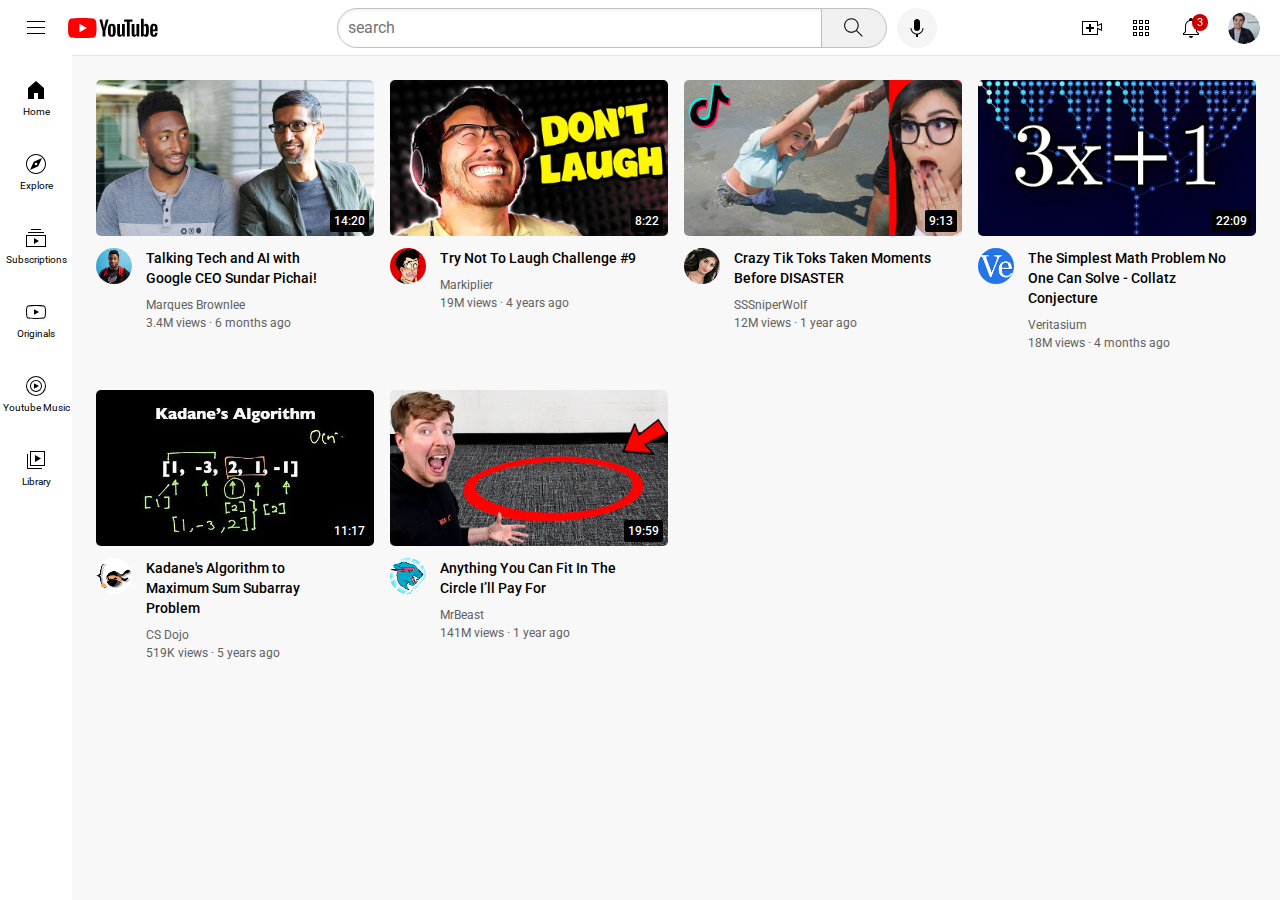
<file: index.html>
<!DOCTYPE html>
<html>
    <head>
        <title>YouTube.com</title>
        <link rel="preconnect" href="https://fonts.googleapis.com">
        <link rel="preconnect" href="https://fonts.gstatic.com" crossorigin>
        <link href="https://fonts.googleapis.com/css2?family=Roboto:wght@400;500;700&display=swap" 
                rel="stylesheet">
        <link rel="stylesheet" href="styles/general.css">
        <link rel="stylesheet" href="styles/header.css">
        <link rel="stylesheet" href="styles/video.css">
        <link rel="stylesheet" href="styles/sidebar.css">
    </head>
    <body>
        <div class="header">
            <div class="left-section">
                <img class="hamburger-menu" src="icons/hamburger-menu.svg">
                <img class="youtube-logo" src="icons/youtube-logo.svg">
            </div>
            <div class="middle-section"> 
                <input class="search-bar" type="text" placeholder="search">
                <button class="search-button"> <img class="search-icon
                    " src="icons/search.svg"> 
                    <div class="tooltip">Search</div>
                </button>
                <button class="voice-search-button"> 
                    <img class="voice-search-icon" src="icons/voice-search-icon.svg">
                    <div class="tooltip">Search with your voice</div>
                 </button>
            </div>
            <div class="right-section">
                <div class="upload-icon-container">
                    <img class="upload-icon" src="icons/upload.svg">
                    <div class="tooltip">Create</div>
                </div> 
                <div class="youtube-apps-icon-container">
                    <img class="youtube-apps-icon" src="icons/youtube-apps.svg">
                    <div class="tooltip">Youtube apps</div>
                 </button>
                </div>
                <div class="notifications-icon-container"> 
                    <img class="notifications-icon" src="icons/notifications.svg">
                    <div class="tooltip">Notifications</div>
                    <div class="notifications-count"> 
                        3
                    </div>
                </div>
                <img class="current-user-picture" src="channel/my-channel.jpeg">
            </div>
            
        </div>
        <div class="sidebar">
            <div class="sidebar-link">
                <img src="icons/home.svg">
                <div>Home</div>
            </div>
            <div class="sidebar-link">
                <img src="icons/explore.svg">
                <div>Explore</div>
            </div>
            <div class="sidebar-link">
                <img src="icons/subscriptions.svg">
                <div>Subscriptions</div>
            </div>
            <div class="sidebar-link">
                <img src="icons/originals.svg">
                <div>Originals</div>
            </div>
            <div class="sidebar-link">
                <img src="icons/youtube-music.svg">
                <div>Youtube Music</div>
            </div>
            <div class="sidebar-link">
                <img src="icons/library.svg">
                <div>Library</div>
            </div>
        </div>
        <div class="video-grid">
        <div class="video-preview">
      <div class="thumbnail-row"> 
        <img class="thumbnail" src="thumbnails/thumbnail-1.webp">
        <div class="video-time"> 
            14:20
        </div>
    </div>
      <div class="video-info-grid">
        <div class="channel-picture">
            <img class="profile-picture" src="channel/channel-1.jpeg">
            <div class="profile-info">
                <div>
                    <img class="profile-picture" src="channel/channel-1.jpeg">
                </div>
                <div>
                    <p>
                        Marques Brownlee
                    </p>
                    <p>
                        15M Subcribers
                    </p>
                </div>
            </div> 
        </div>
        <div class="video-info">
            <p class="video-title">
                Talking Tech and AI with Google CEO Sundar Pichai!
            </p>
            <p class="video-author" >Marques Brownlee</p>
            <p class="video-stats">3.4M views &#183 6 months ago</p>
        </div>
      </div>  
    </div>

        <div class="video-preview">
            <div class="thumbnail-row"> 
                <img class="thumbnail" src="thumbnails/thumbnail-2.webp">
                <div class="video-time"> 
                    8:22
                </div>
            </div>
            <div class="video-info-grid">
                <div class="channel-picture"> 
                    <img class="profile-picture" src="channel/channel-2.jpeg">
                </div>
                <div class="video-info">
                    <p class="video-title">
                        Try Not To Laugh Challenge #9
                    </p>
                    <p class="video-author">Markiplier</p>
                    <p class="video-stats">
                        19M views &#183 4 years ago
                    </p>
                </div>
                </div>
            </div>  
            <div class="video-preview">
                <div class="thumbnail-row"> 
                  <img class="thumbnail" src="thumbnails/thumbnail-3.webp">
                  <div class="video-time"> 
                    9:13
                </div>
                </div>
                <div class="video-info-grid">
                  <div class="channel-picture"> 
                      <img class="profile-picture" src="channel/channel-3.jpeg"> 
                  </div>
                  <div class="video-info">
                      <p class="video-title">
                          Crazy Tik Toks Taken Moments Before DISASTER
                      </p>
                      <p class="video-author" >SSSniperWolf</p>
                      <p class="video-stats">12M views &#183 1 year ago</p>
                  </div>
                </div>  
              </div>
          
                  <div class="video-preview">
                      <div class="thumbnail-row"> 
                          <img class="thumbnail" src="thumbnails/thumbnail-4.webp">
                          <div class="video-time"> 
                            22:09
                        </div>
                      </div>
                      <div class="video-info-grid">
                          <div class="channel-picture"> 
                              <img class="profile-picture" src="channel/channel-4.jpeg">
                          </div>
                          <div class="video-info">
                              <p class="video-title">
                                The Simplest Math Problem No One Can Solve - Collatz Conjecture
                              </p>
                              <p class="video-author">Veritasium</p>
                              <p class="video-stats">
                                18M views &#183 4 months ago
                              </p>
                          </div>
                          </div>
                      </div>  
                      <div class="video-preview">
                        <div class="thumbnail-row"> 
                          <img class="thumbnail" src="thumbnails/thumbnail-5.webp">
                          <div class="video-time"> 
                            11:17
                        </div>
                        </div>
                        <div class="video-info-grid">
                          <div class="channel-picture"> 
                              <img class="profile-picture" src="channel/channel-5.jpeg"> 
                          </div>
                          <div class="video-info">
                              <p class="video-title">
                                Kadane's Algorithm to Maximum Sum Subarray Problem
                              </p>
                              <p class="video-author" >CS Dojo</p>
                              <p class="video-stats">519K views &#183 5 years ago</p>
                          </div>
                        </div>  
                      </div>
                  
                          <div class="video-preview">
                              <div class="thumbnail-row"> 
                                  <img class="thumbnail" src="thumbnails/thumbnail-6.webp">
                                  <div class="video-time"> 
                                    19:59
                                </div>
                              </div>
                              <div class="video-info-grid">
                                  <div class="channel-picture"> 
                                      <img class="profile-picture" src="channel/channel-6.jpeg">
                                  </div>
                                  <div class="video-info">
                                      <p class="video-title">
                                          Anything You Can Fit In The Circle I’ll Pay For
                                      </p>
                                      <p class="video-author">MrBeast
                                      </p>
                                      <p class="video-stats">
                                        141M views &#183 1 year ago
                                      </p>
                                  </div>
                                  </div>
                              </div>  
                            </div>
    </body>
</html>
</file>
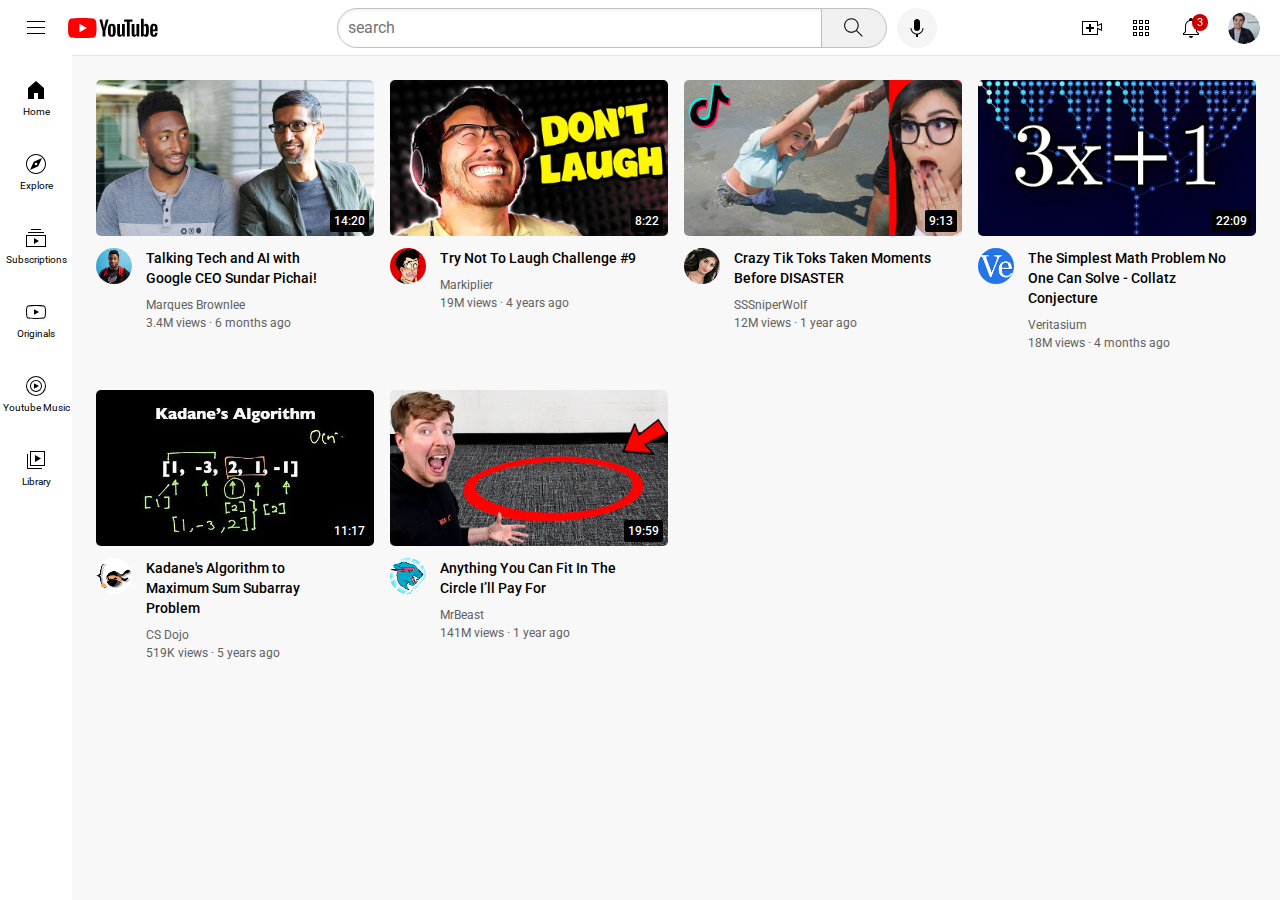
<file: project.html>
<!DOCTYPE html>
<html>
    <head>
        <title>YouTube.com</title>
        <link rel="preconnect" href="https://fonts.googleapis.com">
        <link rel="preconnect" href="https://fonts.gstatic.com" crossorigin>
        <link href="https://fonts.googleapis.com/css2?family=Roboto:wght@400;500;700&display=swap" 
                rel="stylesheet">
        <link rel="stylesheet" href="styles/general.css">
        <link rel="stylesheet" href="styles/header.css">
        <link rel="stylesheet" href="styles/video.css">
        <link rel="stylesheet" href="styles/sidebar.css">
    </head>
    <body>
        <div class="header">
            <div class="left-section">
                <img class="hamburger-menu" src="icons/hamburger-menu.svg">
                <img class="youtube-logo" src="icons/youtube-logo.svg">
            </div>
            <div class="middle-section"> 
                <input class="search-bar" type="text" placeholder="search">
                <button class="search-button"> <img class="search-icon
                    " src="icons/search.svg"> 
                    <div class="tooltip">Search</div>
                </button>
                <button class="voice-search-button"> 
                    <img class="voice-search-icon" src="icons/voice-search-icon.svg">
                    <div class="tooltip">Search with your voice</div>
                 </button>
            </div>
            <div class="right-section">
                <div class="upload-icon-container">
                    <img class="upload-icon" src="icons/upload.svg">
                    <div class="tooltip">Create</div>
                </div> 
                <div class="youtube-apps-icon-container">
                    <img class="youtube-apps-icon" src="icons/youtube-apps.svg">
                    <div class="tooltip">Youtube apps</div>
                 </button>
                </div>
                <div class="notifications-icon-container"> 
                    <img class="notifications-icon" src="icons/notifications.svg">
                    <div class="tooltip">Notifications</div>
                    <div class="notifications-count"> 
                        3
                    </div>
                </div>
                <img class="current-user-picture" src="channel/my-channel.jpeg">
            </div>
            
        </div>
        <div class="sidebar">
            <div class="sidebar-link">
                <img src="icons/home.svg">
                <div>Home</div>
            </div>
            <div class="sidebar-link">
                <img src="icons/explore.svg">
                <div>Explore</div>
            </div>
            <div class="sidebar-link">
                <img src="icons/subscriptions.svg">
                <div>Subscriptions</div>
            </div>
            <div class="sidebar-link">
                <img src="icons/originals.svg">
                <div>Originals</div>
            </div>
            <div class="sidebar-link">
                <img src="icons/youtube-music.svg">
                <div>Youtube Music</div>
            </div>
            <div class="sidebar-link">
                <img src="icons/library.svg">
                <div>Library</div>
            </div>
        </div>
        <div class="video-grid">
        <div class="video-preview">
      <div class="thumbnail-row"> 
        <img class="thumbnail" src="thumbnails/thumbnail-1.webp">
        <div class="video-time"> 
            14:20
        </div>
    </div>
      <div class="video-info-grid">
        <div class="channel-picture">
            <img class="profile-picture" src="channel/channel-1.jpeg">
            <div class="profile-info">
                <div>
                    <img class="profile-picture" src="channel/channel-1.jpeg">
                </div>
                <div>
                    <p>
                        Marques Brownlee
                    </p>
                    <p>
                        15M Subcribers
                    </p>
                </div>
            </div> 
        </div>
        <div class="video-info">
            <p class="video-title">
                Talking Tech and AI with Google CEO Sundar Pichai!
            </p>
            <p class="video-author" >Marques Brownlee</p>
            <p class="video-stats">3.4M views &#183 6 months ago</p>
        </div>
      </div>  
    </div>

        <div class="video-preview">
            <div class="thumbnail-row"> 
                <img class="thumbnail" src="thumbnails/thumbnail-2.webp">
                <div class="video-time"> 
                    8:22
                </div>
            </div>
            <div class="video-info-grid">
                <div class="channel-picture"> 
                    <img class="profile-picture" src="channel/channel-2.jpeg">
                </div>
                <div class="video-info">
                    <p class="video-title">
                        Try Not To Laugh Challenge #9
                    </p>
                    <p class="video-author">Markiplier</p>
                    <p class="video-stats">
                        19M views &#183 4 years ago
                    </p>
                </div>
                </div>
            </div>  
            <div class="video-preview">
                <div class="thumbnail-row"> 
                  <img class="thumbnail" src="thumbnails/thumbnail-3.webp">
                  <div class="video-time"> 
                    9:13
                </div>
                </div>
                <div class="video-info-grid">
                  <div class="channel-picture"> 
                      <img class="profile-picture" src="channel/channel-3.jpeg"> 
                  </div>
                  <div class="video-info">
                      <p class="video-title">
                          Crazy Tik Toks Taken Moments Before DISASTER
                      </p>
                      <p class="video-author" >SSSniperWolf</p>
                      <p class="video-stats">12M views &#183 1 year ago</p>
                  </div>
                </div>  
              </div>
          
                  <div class="video-preview">
                      <div class="thumbnail-row"> 
                          <img class="thumbnail" src="thumbnails/thumbnail-4.webp">
                          <div class="video-time"> 
                            22:09
                        </div>
                      </div>
                      <div class="video-info-grid">
                          <div class="channel-picture"> 
                              <img class="profile-picture" src="channel/channel-4.jpeg">
                          </div>
                          <div class="video-info">
                              <p class="video-title">
                                The Simplest Math Problem No One Can Solve - Collatz Conjecture
                              </p>
                              <p class="video-author">Veritasium</p>
                              <p class="video-stats">
                                18M views &#183 4 months ago
                              </p>
                          </div>
                          </div>
                      </div>  
                      <div class="video-preview">
                        <div class="thumbnail-row"> 
                          <img class="thumbnail" src="thumbnails/thumbnail-5.webp">
                          <div class="video-time"> 
                            11:17
                        </div>
                        </div>
                        <div class="video-info-grid">
                          <div class="channel-picture"> 
                              <img class="profile-picture" src="channel/channel-5.jpeg"> 
                          </div>
                          <div class="video-info">
                              <p class="video-title">
                                Kadane's Algorithm to Maximum Sum Subarray Problem
                              </p>
                              <p class="video-author" >CS Dojo</p>
                              <p class="video-stats">519K views &#183 5 years ago</p>
                          </div>
                        </div>  
                      </div>
                  
                          <div class="video-preview">
                              <div class="thumbnail-row"> 
                                  <img class="thumbnail" src="thumbnails/thumbnail-6.webp">
                                  <div class="video-time"> 
                                    19:59
                                </div>
                              </div>
                              <div class="video-info-grid">
                                  <div class="channel-picture"> 
                                      <img class="profile-picture" src="channel/channel-6.jpeg">
                                  </div>
                                  <div class="video-info">
                                      <p class="video-title">
                                          Anything You Can Fit In The Circle I’ll Pay For
                                      </p>
                                      <p class="video-author">MrBeast
                                      </p>
                                      <p class="video-stats">
                                        141M views &#183 1 year ago
                                      </p>
                                  </div>
                                  </div>
                              </div>  
                            </div>
    </body>
</html>
</file>
<file: styles/general.css>
p {
    margin-top: 0;
    margin-bottom: 0;
}
body {
    font-family: Roboto,Arial;
    margin: 0;
    padding-top: 80px;
    padding-left: 96px;
    padding-right: 24px;
    background-color:  rgb(248,248,248);

}
</file>
<file: styles/header.css>
.header{
    height: 55px;
    display: flex;
    flex-direction: row;
    justify-content: space-between;
    position: fixed;
    top: 0;
    left: 0;
    right: 0;
    z-index: 100;
    background-color: white;
    border-bottom-width: 1px;
    border-bottom-style: solid;
    border-bottom-color: rgb(228,228,228);
}
.left-section {
    display: flex;
    align-items: center; 
}
.hamburger-menu {
    height: 24px;
    margin-left: 24px;
    margin-right: 20px;
    cursor: pointer;
}
.youtube-logo {
    height: 20px;
    cursor: pointer;
}
.middle-section {
    flex: 1;
    margin-left: 70px;
    margin-right: 35px;
    max-width: 600px;
    display: flex;
    align-items: center;
}
.search-bar {
    flex: 1;
    height:36px;
    padding-left: 10px;
    font-size: 16px;
    border-width: 1px;
    border-style: solid ;
    border-color: rgb(192,192,192);
    border-top-left-radius: 20px;
    border-bottom-left-radius: 20px;
    box-shadow: inset 1px 2px 3px rgba(0,0,0,0.05);
    width: 0;
}
.search-bar::placeholder {
    font-family: roboto, Ariel;
    font-size: 16px;
}
.search-button,
.voice-search-button,
.upload-icon-container,
.youtube-apps-icon-container,
.notifications-icon-container {
    display: flex;
    justify-content: center;
    align-items: center;
    position: relative;
}
.search-button {
    height: 40px;
    width: 66px;
    background-color: rgb(240,240,240);
    border-width: 1px;
    border-style: solid;
    border-top-right-radius: 20px;
    border-bottom-right-radius: 20px;
    border-color: rgb(192, 192, 192);
    margin-left: -1px;
    margin-right: 10px;
    cursor: pointer;
}
.search-button .tooltip,
.voice-search-button .tooltip,
.upload-icon-container .tooltip,
.youtube-apps-icon-container .tooltip,
.notifications-icon-container .tooltip {
    font-family: roboto,Arial;
    position: absolute;
    background-color: gray;
    padding-left: 4px;
    padding-right: 4px;
    padding-top: 6px;
    padding-bottom: 6px;
    border-radius: 2px;
    font-size: 12px;
    bottom: -30px;
    opacity: 0;
    transition: opacity 0.15s;
    pointer-events: none;
    white-space: nowrap;
}

.search-button:hover .tooltip,
.voice-search-button:hover .tooltip,
.upload-icon-container:hover .tooltip,
.youtube-apps-icon-container:hover .tooltip,
.notifications-icon-container:hover .tooltip  {
    opacity: 1;
}
.search-icon {
    height: 25px;
    cursor: pointer;
}
.voice-search-button {
    height: 40px;
    width: 40px;
    border-radius: 20px;
    border: none;
    background-color: rgb(245, 245, 245);
}
.voice-search-icon {
    height: 24px;
    cursor: pointer;
}
.right-section {
    display: flex;
    align-items: center;
    justify-content: space-between;
     width: 180px;
     margin-right: 20px;
     flex-shrink: 0;
}
.upload-icon {
    height: 24px;
    cursor: pointer;
}
.youtube-apps-icon {
    height: 24px;
    cursor: pointer;
}
.notifications-icon {
    height: 24px;
    cursor: pointer;
}
.notifications-icon-container {
    position: relative;
    cursor: pointer;
}
.notifications-count{
    position: absolute;
    top: -2px;
    right: -5px;
    background-color: rgb(200,0,0);
    color: white;
    font-family: roboto,Arial;
    font-size: 11px;
    padding-left: 5px;
    padding-right: 5px;
    padding-top: 2px;
    padding-bottom: 2px;
    border-radius: 10px;
}
.current-user-picture {
    height: 32px;
    border-radius: 16px;
    cursor: pointer;
}
</file>
<file: styles/video.css>
.thumbnail {
    width: 100%;
    border-radius: 5px;
}


.video-title{
    margin-top: 0;
    font-size: 14px;
    font-weight: 500;
    line-height: 20px;
    margin-bottom: 10px;
    cursor: pointer;
}
.video-title:hover {
    text-decoration: underline;
}

.video-info-grid{
    display: grid;
    grid-template-columns: 50px 1fr;
}
.channel-picture {
    width: 50px;
    vertical-align: top;
    
}
.video-info {
    width: 200px;
    
}
.profile-picture {
    width: 36px;
    border-radius: 50px;
    cursor: pointer;
}
.thumbnail-row {
    margin-bottom: 8px;
    position: relative;
}
.video-author,
.video-stats{
    font-size: 12px;
    color: rgb(96,96,96);
}
.video-author{
    margin-bottom: 4px;
}
.video-grid {
    display: grid;
    grid-template-columns: 1fr 1fr 1fr;
    column-gap: 16px;
    row-gap: 40px;
    position: relative;
}
@media (max-width: 750px) {
    .video-grid {
        grid-template-columns: 1fr 1fr;
    }
}
@media (min-width: 751px) and (max-width: 999px){
    .video-grid {
        grid-template-columns: 1fr 1fr 1fr;
    }
}   
@media (min-width: 1000px) {
    .video-grid {
        grid-template-columns: 1fr 1fr 1fr 1fr;
    }
}
.video-time {
    font-family: roboto,Arial;
    font-size: 12px;
    font-weight: 500;
    background-color: black;
    color: white;
    position: absolute;
    bottom: 8px;
    right: 5px;
    padding: 4px;
    border-radius: 2px; 
}
.profile-info{
    display: grid;
    grid-template-columns: 1fr 1fr;
    position: absolute;
    background-color: white;
    border-radius: 3px;
    width: 200px;
    white-space: nowrap;
    padding: 4px;
    left: 0;
    opacity: 0;
    transition: opacity 1.15s;
    pointer-events: none;
}
.channel-picture:hover .profile-info {
    opacity: 1;
}
</file>
<file: styles/sidebar.css>
.sidebar {
    position: fixed;
    left: 0;
    bottom: 0;
    top: 55px;
    background-color: white;
    width: 72px;
    z-index: 200;
    padding-top: 5px;
}
.sidebar-link {
    height: 74px;
    display: flex;
    justify-content: center;
    align-items: center;
    flex-direction: column;
}
.sidebar-link:hover {
    background-color: rgb(235, 235, 235);
    cursor: pointer;
}
.sidebar-link img {
    height: 24px;
    margin-bottom: 4px;
}
.sidebar-link div {
    font-family: roboto,Arial;
    font-size: 10px;
}
</file>
